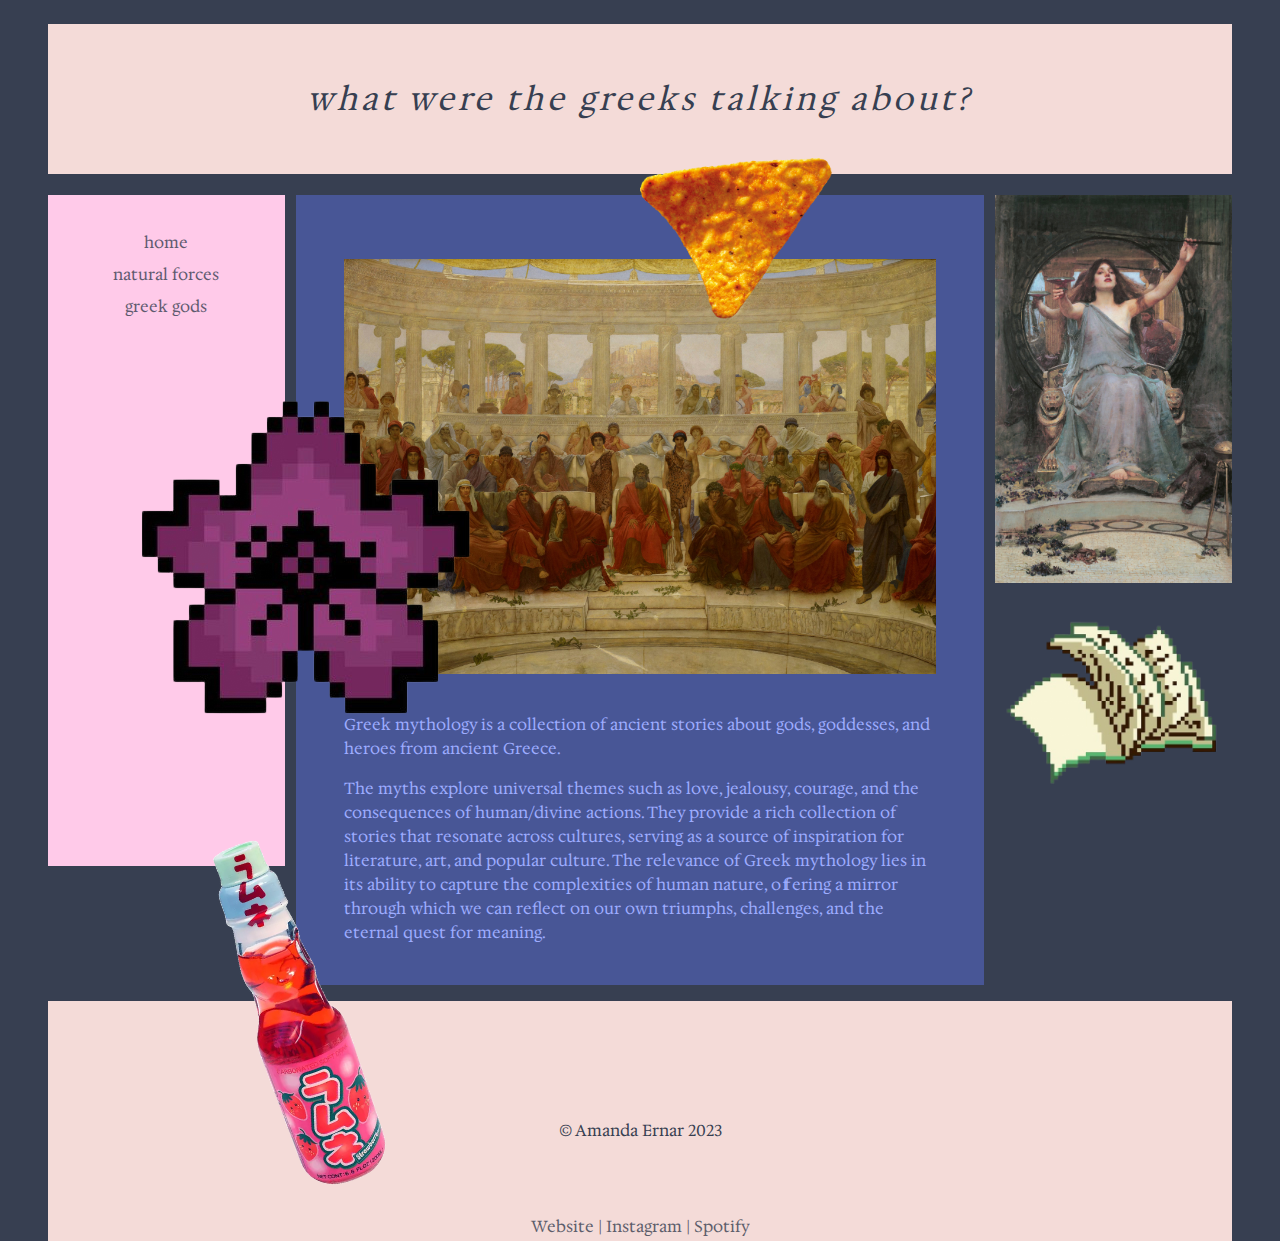
<file: index.html>
<!DOCTYPE html>
<html lang=en>
  <head>
    <title>what were the greeks talking about?</title>
    <link rel='stylesheet' href='style.css' type='text/css' />
    <link rel="preconnect" href="https://fonts.googleapis.com">
    <link rel="preconnect" href="https://fonts.gstatic.com" crossorigin>
    <link href="https://fonts.googleapis.com/css2?family=Hedvig+Letters+Serif:opsz@12..24&display=swap" rel="stylesheet">
  </head>
  <body>

    <div class="header">
      <h1 class='rainbow' style="padding-bottom: 0;">what were the greeks talking about?</h1>
      <img class="img-main" src="src/dorito.png" alt="dorito png" style="position: absolute; width:  12rem;"
      <img class="img-main" src="src/kittens.png" alt="cute kittens that have nothing to do with greek mythology" style="position: absolute; width: 21rem;">
    </div>

    <br >

    <aside>
      <img id='aside' src='src/circe.jpg' alt='circe raising her glass'>
      <img id='aside' src="src/book.png" alt="pixelated image of a book">            
    </aside>

    <nav>
       <a href='index.html'>home</a>
      <br >
      <a href='naturalforces/index.html'>natural forces</a>
      <br >
      <a href='greekgods/index.html'>greek gods</a>
      <br >
      <img src="src/flower.png" alt="pixelated image of a purple flower">
      <img src="src/ramune.png" alt="ramune soda" style="width: 16rem; position: absolute; rotate: -20deg;">      
    </nav>

    <main>
      <img class='img-main' src='src/roma.jpg' alt='the feast of peleus (achilles father)' style="width: 100%; text-align: center;">            
      <p>Greek mythology is a collection of ancient stories about gods, goddesses, and heroes from ancient Greece.</p>
      <p>The myths explore universal themes such as love, jealousy, courage, and the consequences of human/divine actions. They provide a rich collection of stories that resonate across cultures, serving as a source of inspiration for literature, art, and popular culture. The  relevance of Greek mythology lies in its ability to capture the complexities of human nature, offering a mirror through which we can reflect on our own triumphs, challenges, and the eternal quest for meaning.</p>
      <br>
    </main>
    <footer>
      <p>&copy; Amanda Ernar 2023</p>
      <a href="https://amandaernar.com/" target="_blank">Website | </a>
      <a href="https://instagram.com/amanda.ernar/" target="_blank">Instagram | </a>
      <a href="https://open.spotify.com/user/8f945sifezyf05iahcrkgkreo?si=a347df9b45314713" target="_blank">Spotify</a>
    </footer>    
    </div>
  </body>
</html>
</file>
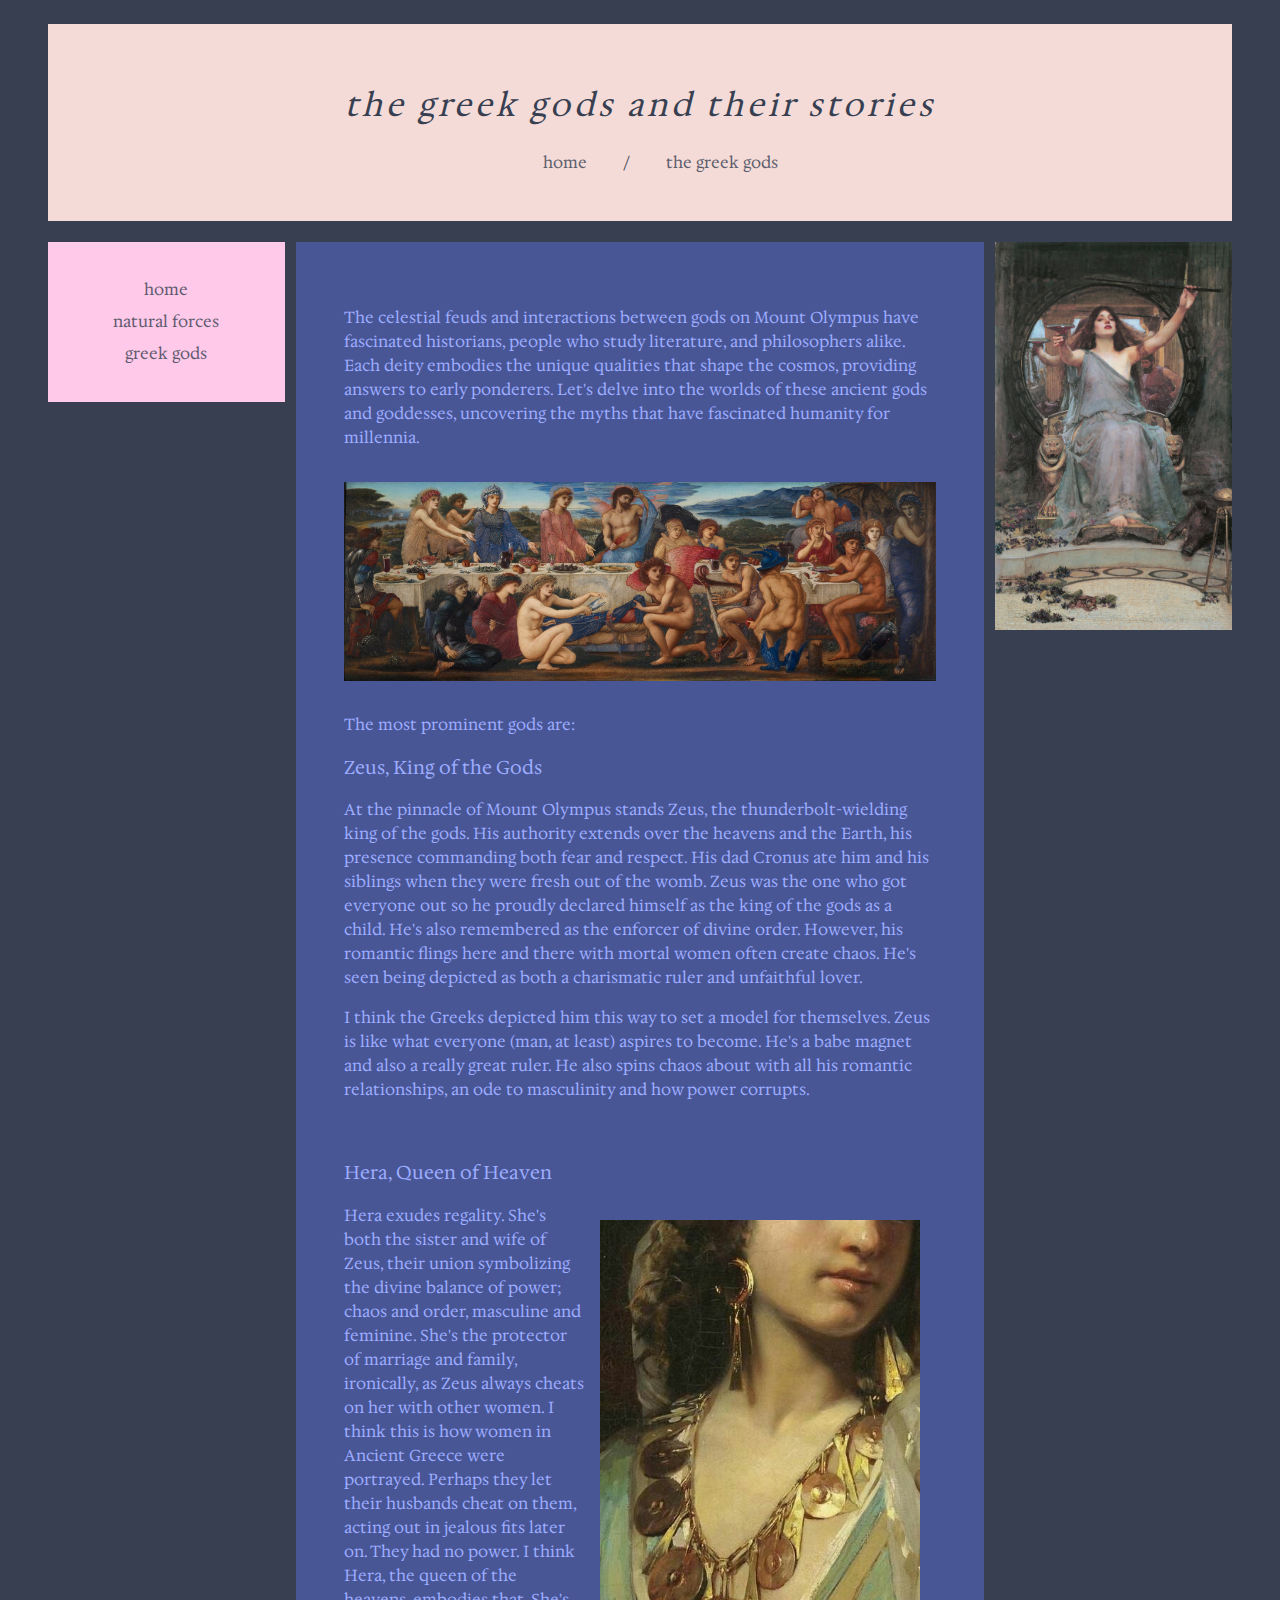
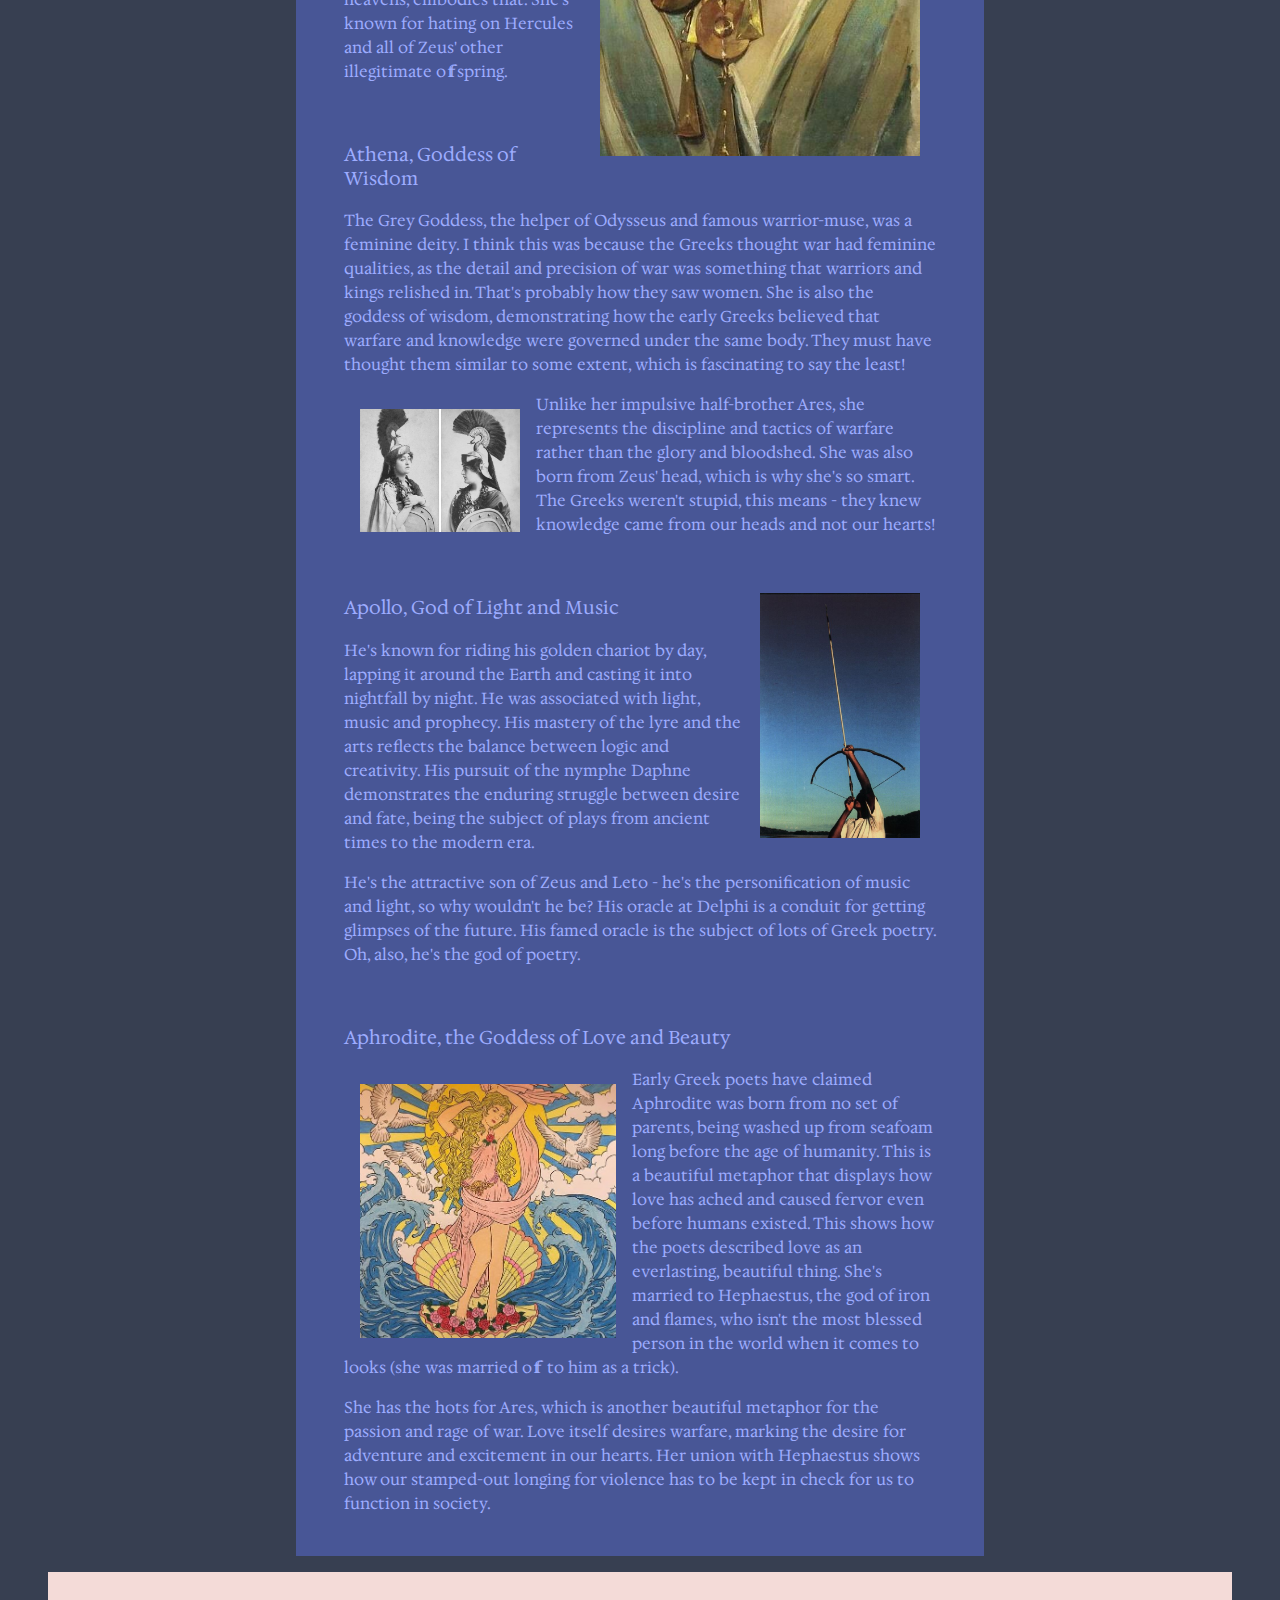
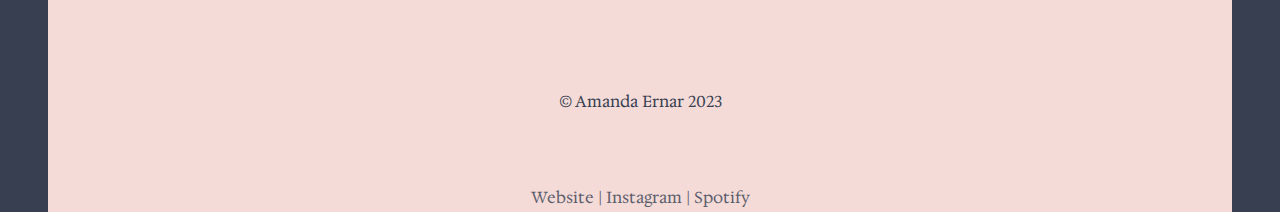
<file: greekgods/index.html>
<!DOCTYPE-html>
<html lang='en'>
  <head>
    <title>what were the greeks talking about?</title></title>
    <link rel='stylesheet' href='../style.css' type='text/css' />
    <link rel="preconnect" href="https://fonts.googleapis.com">
    <link rel="preconnect" href="https://fonts.gstatic.com" crossorigin>
    <link href="https://fonts.googleapis.com/css2?family=Hedvig+Letters+Serif:opsz@12..24&display=swap" rel="stylesheet">
  </head>
  <body>
    
    <div class="header">
      
      <h2>
        the greek gods and their stories
      </h2>
      <ul class="breadcrumb">
        <li><a href="../index.html">home</a></li>
        <li><a href="../greekgods/index.html">the greek gods</a></li>
      </ul>
    
    </div>
    
    <br>
    
    <nav>
       <a href='../index.html'>home</a>
      <br >
      <a href='../naturalforces/index.html'>natural forces</a>
      <br >
      <a href='../greekgods/index.html'>greek gods</a>
    </nav>
    
    <aside>
      <img id="aside" src='../src/circe.jpg' alt='circe raising her glass'>
    </aside>

    <main>
      <p>The celestial feuds and interactions between gods on Mount Olympus have fascinated historians, people who study literature, and philosophers alike. Each deity embodies the unique qualities that shape the cosmos, providing answers to early ponderers. Let's delve into the worlds of these ancient gods and goddesses, uncovering the myths that have fascinated humanity for millennia.</p>

      <img class='img-main' src='../src/greekuncensored.jpg' alt='uncensored greek people'>            

      <br >
      
      <p style="font-style: bold;">The most prominent gods are:</p>

      <h3>Zeus, King of the Gods</h3>
      <p>At the pinnacle of Mount Olympus stands Zeus, the thunderbolt-wielding king of the gods. His authority extends over the heavens and the Earth, his presence commanding both fear and respect. His dad Cronus ate him and his siblings when they were fresh out of the womb. Zeus was the one who got everyone out so he proudly declared himself as the king of the gods as a child. He's also remembered as the enforcer of divine order. However, his romantic flings here and there with mortal women often create chaos. He's seen being depicted as both a charismatic ruler and unfaithful lover.</p>
      <p>I think the Greeks depicted him this way to set a model for themselves. Zeus is like what everyone (man, at least) aspires to become. He's a babe magnet and also a really great ruler. He also spins chaos about with all his romantic relationships, an ode to masculinity and how power corrupts.</p>

      <br >

      <h3>Hera, Queen of Heaven</h3>
      <img class='img-main' src='../src/hera.jpg' alt='abstract classical painting of hera' style="float: right; width: 20rem; padding: 1rem;">          
      <p>Hera exudes regality. She's both the sister and wife of Zeus, their union symbolizing the divine balance of power; chaos and order, masculine and feminine. She's the protector of marriage and family, ironically, as Zeus always cheats on her with other women. I think this is how women in Ancient Greece were portrayed. Perhaps they let their husbands cheat on them, acting out in jealous fits later on. They had no power. I think Hera, the queen of the heavens, embodies that. She's known for hating on Hercules and all of Zeus' other illegitimate offspring.</p>

    <br >

    <h3>Athena, Goddess of Wisdom</h3>
    <p>The Grey Goddess, the helper of Odysseus and famous warrior-muse, was a feminine deity. I think this was because the Greeks thought war had feminine qualities, as the detail and precision of war was something that warriors and kings relished in. That's probably how they saw women. She is also the goddess of wisdom, demonstrating how the early Greeks believed that warfare and knowledge were governed under the same body. They must have thought them similar to some extent, which is fascinating to say the least!</p>
      <img class='img-main' src='../src/athena.jpg' alt='a woman donned in battle gear' style="float: left; width: 10rem; padding: 1rem;">              
    <p>Unlike her impulsive half-brother Ares, she represents the discipline and tactics of warfare rather than the glory and bloodshed. She was also born from Zeus' head, which is why she's so smart. The Greeks weren't stupid, this means - they knew knowledge came from our heads and not our hearts!</p>

    <br >

      <img class='img-main' src='../src/apollo.jpg' alt='apollo aiming his arrow into the sky' style="float: right; width: 10rem; padding: 1rem;">
    <h3>Apollo, God of Light and Music</h3>      
    <p>He's known for riding his golden chariot by day, lapping it around the Earth and casting it into nightfall by night. He was associated with light, music and prophecy. His mastery of the lyre and the arts reflects the balance between logic and creativity. His pursuit of the nymphe Daphne demonstrates the enduring struggle between desire and fate, being the subject of plays from ancient times to the modern era.</p>
    <p>He's the attractive son of Zeus and Leto - he's the personification of music and light, so why wouldn't he be? His oracle at Delphi is a conduit for getting glimpses of the future. His famed oracle is the subject of lots of Greek poetry. Oh, also, he's the god of poetry.</p>

    <br >

    <h3>Aphrodite, the Goddess of Love and Beauty</h3>
      <img class='img-main' src='../src/aphrodite.jpg' alt='the goddess aphrodite washing up from out the sea' style="float: left; width: 16rem; padding: 1rem;">    
    <p>Early Greek poets have claimed Aphrodite was born from no set of parents, being washed up from seafoam long before the age of humanity. This is a beautiful metaphor that displays how love has ached and caused fervor even before humans existed. This shows how the poets described love as an everlasting, beautiful thing. She's married to Hephaestus, the god of iron and flames, who isn't the most blessed person in the world when it comes to looks (she was married off to him as a trick).</p>
    <p>She has the hots for Ares, which is another beautiful metaphor for the passion and rage of war. Love itself desires warfare, marking the desire for adventure and excitement in our hearts. Her union with Hephaestus shows how our stamped-out longing for violence has to be kept in check for us to function in society.</p>
    <br>
    </main>
    <footer>
      <p>&copy; Amanda Ernar 2023</p>
      <a href="https://amandaernar.com/" target="_blank">Website | </a>
      <a href="https://instagram.com/amanda.ernar/" target="_blank">Instagram | </a>
      <a href="https://open.spotify.com/user/8f945sifezyf05iahcrkgkreo?si=a347df9b45314713" target="_blank">Spotify</a>
    </footer>
  </body>
</html>
</file>
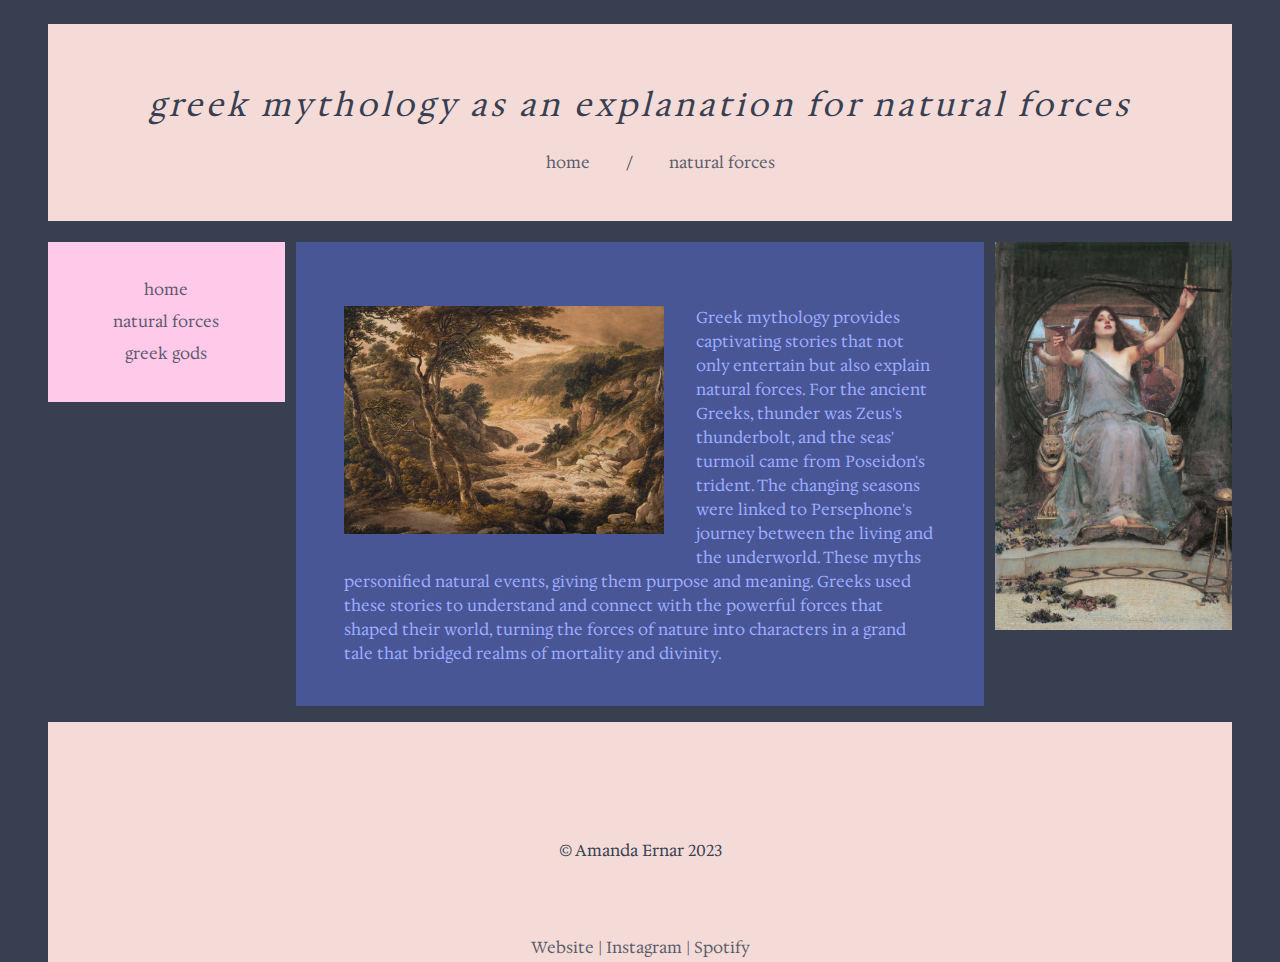
<file: naturalforces/index.html>
<!DOCTYPE-html>
<html lang='en'>
  <head>
    <title>what were the greeks talking about?</title></title>
    <link rel='stylesheet' href='../style.css' type='text/css' />
    <link rel="preconnect" href="https://fonts.googleapis.com">
    <link rel="preconnect" href="https://fonts.gstatic.com" crossorigin>
    <link href="https://fonts.googleapis.com/css2?family=Hedvig+Letters+Serif:opsz@12..24&display=swap" rel="stylesheet">
  </head>
  <body>
    <div class="header">

      <h2>
        greek mythology as an explanation for natural forces
      </h2>
      <ul class="breadcrumb">
        <li><a href="../index.html">home</a></li>
        <li><a href="../naturalforces/index.html">natural forces</a></li>
      </ul>

    </div>
    
    <br>

    <nav>
       <a href='../index.html'>home</a>
      <br >
      <a href='../naturalforces/index.html'>natural forces</a>
      <br >
      <a href='../greekgods/index.html'>greek gods</a>
    </nav>

     <aside>
       <img id='aside' src='../src/circe.jpg' alt='circe raising her glass'>
      </aside>    

      <main>
      <img class='img-main' src='../src/foresting.jpg' alt='a sliver of forest' style="width: 20rem; float: left; padding: 1rem 2rem 1rem 0;">                      
        <p>Greek mythology provides captivating stories that not only entertain but also explain natural forces. For the ancient Greeks, thunder was Zeus's thunderbolt, and the seas' turmoil came from Poseidon's trident. The changing seasons were linked to Persephone's journey between the living and the underworld. These myths personified natural events, giving them purpose and meaning. Greeks used these stories to understand and connect with the powerful forces that shaped their world, turning the forces of nature into characters in a grand tale that bridged realms of mortality and divinity.</p>
        <br>
      </main>
      <footer>
        <p>&copy; Amanda Ernar 2023</p>
        <a href="https://amandaernar.com/" target="_blank">Website | </a>
        <a href="https://instagram.com/amanda.ernar/" target="_blank">Instagram | </a>
        <a href="https://open.spotify.com/user/8f945sifezyf05iahcrkgkreo?si=a347df9b45314713" target="_blank">Spotify</a>
      </footer>      
  </body>
</html>
</file>
<file: style.css>
/* everything */

body {
  background-color: #373f51;
  color: #f4dbd8;
  font-family: "Hedvig Letters Serif", serif;
  animation: fadeIn 1s;
  margin: 1.5rem 3rem 0 3rem;
}

@keyframes fadeIn {
  0% {opacity: 0; }
  100% { opacity: 1; }
}


/* headers */

h1, h2 {
  text-align: center;
  letter-spacing: 0.25rem;
  font-size: 2rem;
  font-style: italic;
  padding-bottom: 0;
  padding-top: 0;
}

h1 {
  font-weight: bold;
}

/* navigation and links */

.header {
  text-align: center;
  padding: 2rem;
  background-color: #f4dbd8;
  color: #373f51;
  max-height: 15rem;
}

.rainbow {
  animation: rainbow 1s linear;
  animation-iteration-count: infinite;
}

@keyframes rainbow{
  100%,0%{
      color: rgb(255,0,0);
  }
  8%{
      color: rgb(255,127,0);
  }
  16%{
      color: rgb(255,255,0);
  }
  25%{
      color: rgb(127,255,0);
  }
  33%{
      color: rgb(0,255,0);
  }
  41%{
      color: rgb(0,255,127);
  }
  50%{
      color: rgb(0,255,255);
  }
  58%{
      color: rgb(0,127,255);
  }
  66%{
      color: rgb(0,0,255);
  }
  75%{
      color: rgb(127,0,255);
  }
  83%{
      color: rgb(255,0,255);
  }
  91%{
      color: rgb(255,0,127);
  }
}

nav {
  background-color: #ffcae9;
  line-height: 2em;
  width: 20%;
  position: relative;
  display: block;
  float: left;
  text-align: center;
  padding: 2rem 0 2rem 0;
}

a {
  text-decoration: none;
  color: #373f51;
  opacity: 0.8;
  transition: 0.3s
}

a:hover {
  font-size: 1.5rem;
  opacity: 1;
}

/* navigation and links - breadcrumbs */

ul.breadcrumb {
  text-align: justify center;  
  list-style: none;
}

ul.breadcrumb li {
  display: inline;
}

ul.breadcrumb li+li:before {
  padding: 2rem;
  content: "/\00a0";
}

/* images */

aside {
  float: right;
  overflow: hidden;
  width: 20%;
}

.img-main {
  width: 100%;
  justify-content: center;
  height: auto;
  padding-bottom: 1rem;
  padding-top: 1rem;
}

#aside {
  width: 100%;
  float: right;
}


/* spacing */

main {
  margin: auto;
  width: 50%;
  max-width: 40rem;
  padding: 3rem 3rem 0 3rem;
  background-color: #485696;
  color: #9dacff;
  line-height: 1.5rem;
  justify-content: space-between;
}

footer {
  width: 100%;
  height: 15rem;
  background-color: #f4dbd8;
  margin: 0px;
  text-align: center;
}

footer p {
  padding: 10% 10% 5% 10%;
  color: #373f51;
}

/* scrollbar */

*::-webkit-scrollbar {
    width: 0.75rem;
}

*::-webkit-scrollbar-track {
    background: #444140;
}

*::-webkit-scrollbar-thumb {
    background-color: #ffcae9;
    border: none;
}
</file>
